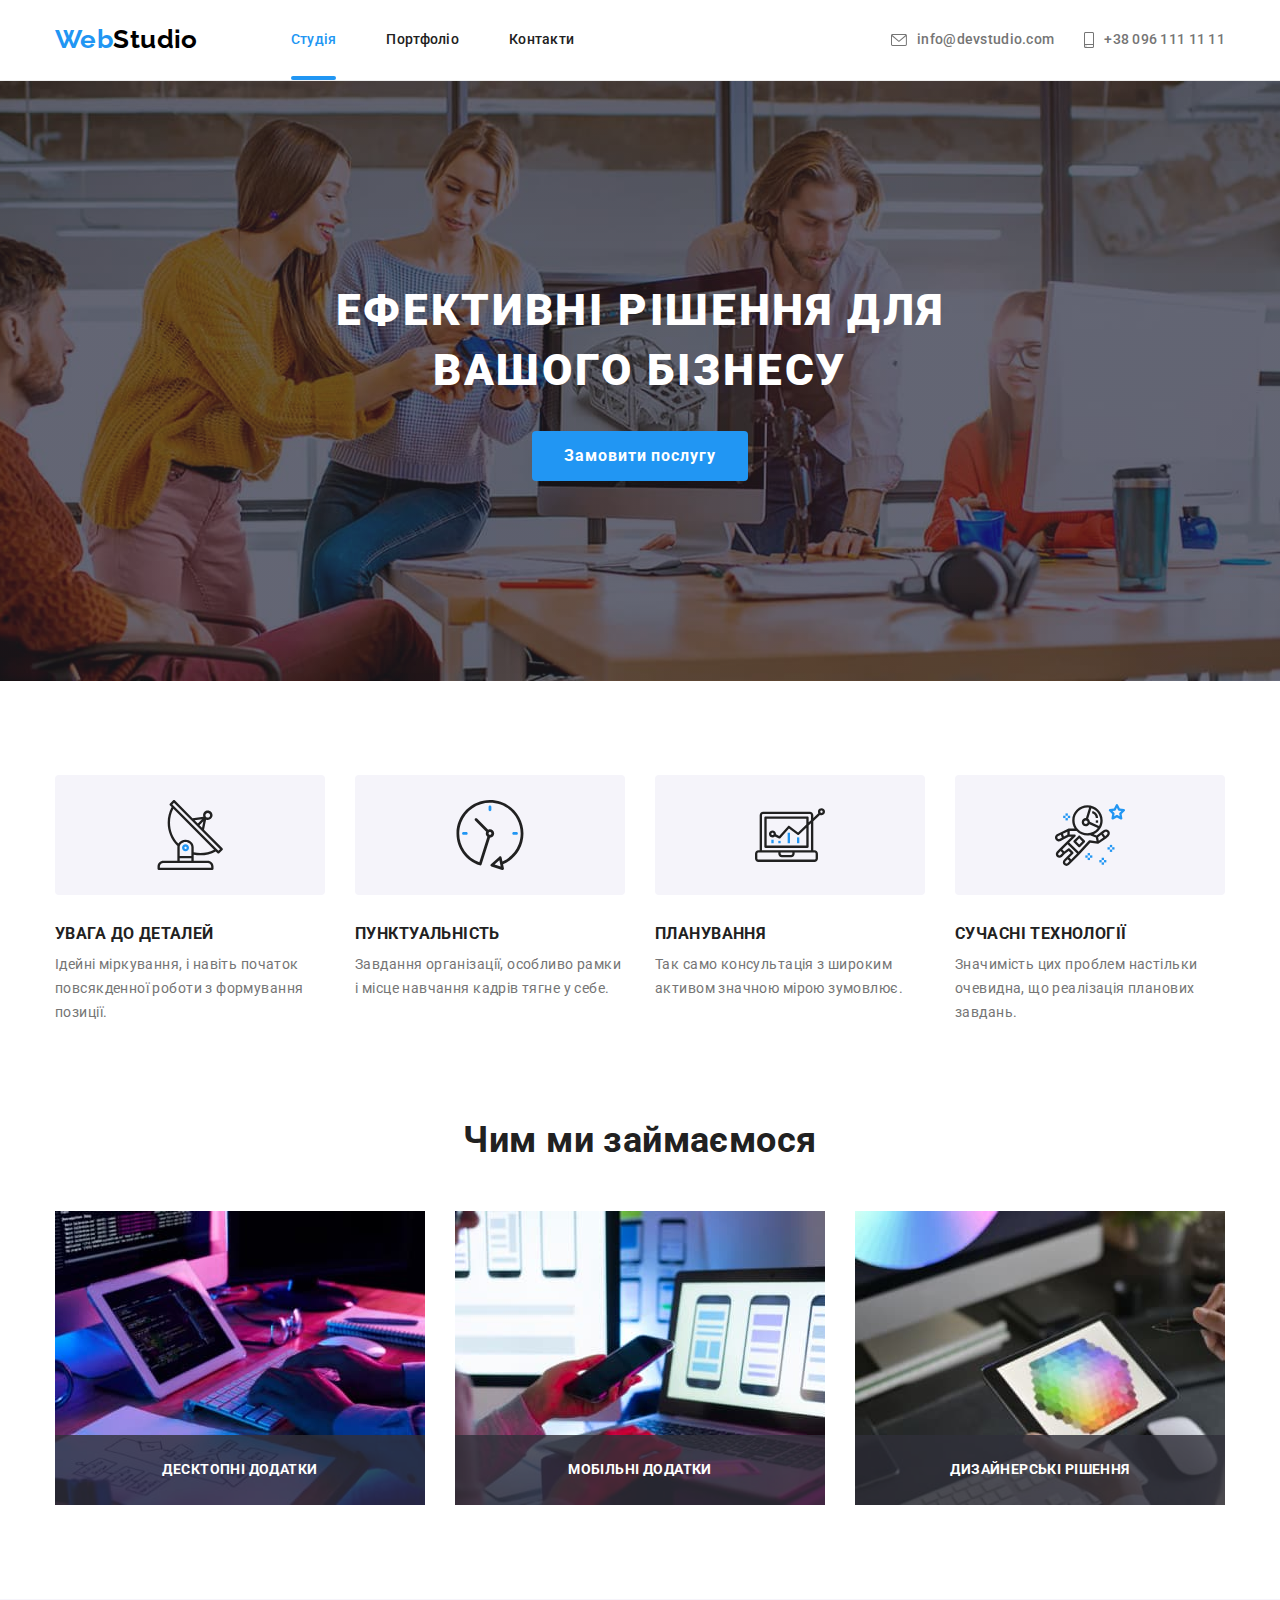
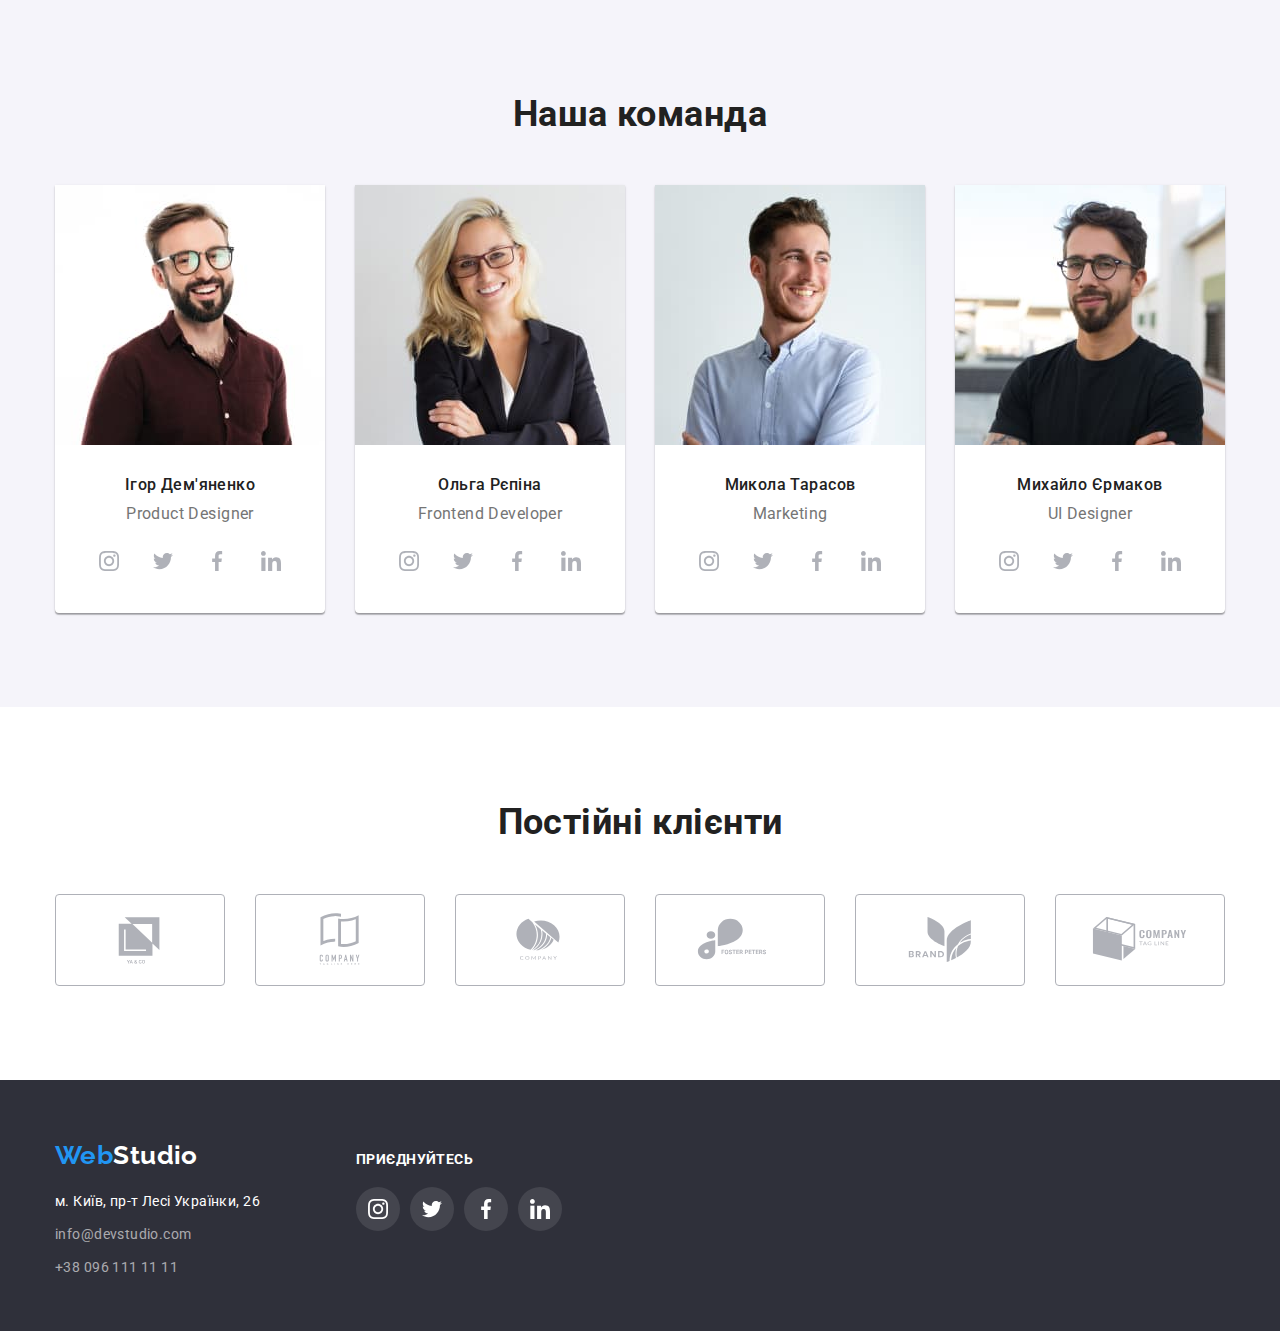
<file: index.html>
<!DOCTYPE html>

<html lang="uk">

<head>
  <meta charset="UTF-8" />
  <meta http-equiv="X-UA-Compatible" content="IE=edge" />
  <meta name="viewport" content="width=device-width, initial-scale=1.0" />
  <title>HW-02-html-css</title>
  <link href="https://fonts.googleapis.com/css2?family=Raleway:wght@700&family=Roboto:wght@400;500;700;900&display=swap"
    rel="stylesheet" />
  <link rel="stylesheet" href="https://cdn.jsdelivr.net/npm/modern-normalize@1.1.0/modern-normalize.min.css">
  <link rel="stylesheet" href="./css/styles.css" />
</head>

<body>
  <!-- header -->

  <header class="header">
    <div class="container header-container">
      <nav class="header-nav">
        <a class="logo-header link" href="./index.html" lang="en">Web<span class="logo-black">Studio</span></a>
        <ul class="nav-menu list">
          <li class="nav-item">
            <a class="nav-link link current" href="./index.html">Студія</a>
          </li>
          <li class="nav-item">
            <a class="nav-link link" href="./portfolio.html">Портфоліо</a>
          </li>
          <li class="nav-item">
            <a class="nav-link link" href="#">Контакти</a>
          </li>
        </ul>
      </nav>
      <ul class="header-menu list">
        <li class="header-contacts">
          <a class="header-mail link" lang="en" href="mailto:info@devstudio.com">
            <svg class="header-mail-icon" lang="en" aria-label="envelope icon">
              <use href="./images/sprite.svg#icon-envelope"></use>
            </svg>info@devstudio.com
          </a>
        </li>
        <li class="header-contacts">
          <a class="header-phone link" href="tel:+380961111111">
            <svg class="header-phone-icon" lang="en" aria-label="smartphone icon">
              <use href="./images/sprite.svg#icon-smartphone"></use>
            </svg>+38 096 111 11 11
          </a>
        </li>
      </ul>
    </div>
  </header>

  <main class="main">
    <!-- section 1 -->

    <section class="section-background">
      <div class="container">
        <h1 class="title-big">Ефективні рішення для вашого бізнесу</h1>
        <button class="modal-btn" type="button" data-modal-open>Замовити послугу</button>
      </div>
    </section>

    <!-- section 2 -->
    <section class="section-abilities section">
      <div class="container">
        <h2 class="visually-hidden">Наші супер здібності</h2>
        <ul class="abilities-menu list">
          <li class="abilities-item">
            <div class="abilities-wrapper">
              <svg class="abilities-icon" lang="en" aria-label="antenna icon">
                <use href="./images/sprite.svg#icon-antenna"></use>
              </svg>
            </div>
            <h3 class="title-small">Увага до деталей</h3>
            <p class="abilities-text">
              Ідейні міркування, i навіть початок повсякденної роботи з
              формування позиції.
            </p>
          </li>
          <li class="abilities-item">
            <div class="abilities-wrapper">
              <svg class="abilities-icon" lang="en" aria-label="clock icon">
                <use href="./images/sprite.svg#icon-clock"></use>
              </svg>
            </div>
            <h3 class="title-small">Пунктуальність</h3>
            <p class="abilities-text">
              Завдання організації, особливо рамки i місце навчання кадрів тягне
              у себе.
            </p>
          </li>
          <li class="abilities-item">
            <div class="abilities-wrapper">
              <svg class="abilities-icon" lang="en" aria-label="diagram icon">
                <use href="./images/sprite.svg#icon-diagram"></use>
              </svg>
            </div>
            <h3 class="title-small">Планування</h3>
            <p class="abilities-text">
              Так само консультація з широким активом значною мірою зумовлює.
            </p>
          </li>
          <li class="abilities-item">
            <div class="abilities-wrapper">
              <svg class="abilities-icon" lang="en" aria-label="astronaut icon">
                <use href="./images/sprite.svg#icon-astronaut"></use>
              </svg>
            </div>
            <h3 class="title-small">Сучасні технології</h3>
            <p class="abilities-text">
              Значимість цих проблем настільки очевидна, що реалізація планових
              завдань.
            </p>
          </li>
        </ul>
      </div>
    </section>

    <!-- section 3 -->

    <section class="section-work">
      <div class="container">
        <h2 class="title-medium">Чим ми займаємося</h2>
        <ul class="work-menu list">
          <li class="work-item">
            <img src="./images/section3/box1.jpg" alt="Людина, дивлячись на монітор i планшет друкує на клавіатурі"
              width="370" height="294" />
            <div class="work-wrapper">
              <p class="work-services">Десктопні додатки</p>
            </div>
          </li>
          <li class="work-item">
            <img src="./images/section3/box2.jpg" alt="Людина з телефоном у лівій руці працює за ноутбуком" width="370"
              height="294" />
            <div class="work-wrapper">
              <p class="work-services">Мобільні додатки</p>
            </div>
          </li>
          <li class="work-item">
            <img src="./images/section3/box3.jpg" alt="Людина пише стілусом у планшеті" width="370" height="294" />
            <div class="work-wrapper">
              <p class="work-services">Дизайнерські рішення</p>
            </div>
          </li>
        </ul>
      </div>
    </section>

    <!-- section 4 -->
    <section class="section-team section">
      <div class="container">
        <h2 class="title-medium">Наша команда</h2>
        <ul class="team-menu list">
          <li class="team-item">
            <img src="./images/section4/img1.jpg" alt="Чоловік у коричневій сорочці та окулярах посміхається"
              width="270" height="260" />
            <div class="team-leaders">
              <h3 class="title-small-thin">Ігор Дем'яненко</h3>
              <p class="team-position" lang="en">Product Designer</p>
              <ul class="social-list list">
                <li class="social-list-item">
                  <a class="social-list-link" href="#">
                    <svg class="social-list-icon" lang="en" aria-label="instagram icon">
                      <use href="./images/sprite.svg#icon-instagram"></use>
                    </svg>
                  </a>
                </li>
                <li class="social-list-item">
                  <a class="social-list-link" href="#">
                    <svg class="social-list-icon" lang="en" aria-label="twitter icon">
                      <use href="./images/sprite.svg#icon-twitter"></use>
                    </svg>
                  </a>
                </li>
                <li class="social-list-item">
                  <a class="social-list-link" href="#">
                    <svg class="social-list-icon" lang="en" aria-label="facebook icon">
                      <use href="./images/sprite.svg#icon-facebook"></use>
                    </svg>
                  </a>
                </li>
                <li class="social-list-item">
                  <a class="social-list-link" href="#">
                    <svg class="social-list-icon" lang="en" aria-label="linkedin icon">
                      <use href="./images/sprite.svg#icon-linkedin"></use>
                    </svg>
                  </a>
                </li>
              </ul>
            </div>
          </li>
          <li class="team-item">
            <img src="./images/section4/img2.jpg" alt="Жінка в чорному жакеті i в окулярах посміхається" width="270"
              height="260" />
            <div class="team-leaders">
              <h3 class="title-small-thin">Ольга Рєпіна</h3>
              <p class="team-position" lang="en">Frontend Developer</p>
              <ul class="social-list list">
                <li class="social-list-item">
                  <a class="social-list-link" href="#">
                    <svg class="social-list-icon" lang="en" aria-label="instagram icon">
                      <use href="./images/sprite.svg#icon-instagram"></use>
                    </svg>
                  </a>
                </li>
                <li class="social-list-item">
                  <a class="social-list-link" href="#">
                    <svg class="social-list-icon" lang="en" aria-label="twitter icon">
                      <use href="./images/sprite.svg#icon-twitter"></use>
                    </svg>
                  </a>
                </li>
                <li class="social-list-item">
                  <a class="social-list-link" href="#">
                    <svg class="social-list-icon" lang="en" aria-label="facebook icon">
                      <use href="./images/sprite.svg#icon-facebook"></use>
                    </svg>
                  </a>
                </li>
                <li class="social-list-item">
                  <a class="social-list-link" href="#">
                    <svg class="social-list-icon" lang="en" aria-label="linkedin icon">
                      <use href="./images/sprite.svg#icon-linkedin"></use>
                    </svg>
                  </a>
                </li>
              </ul>
            </div>
          </li>
          <li class="team-item">
            <img src="./images/section4/img3.jpg" alt="Чоловік у блакитній сорочці посміхається" width="270"
              height="260" />
            <div class="team-leaders">
              <h3 class="title-small-thin">Микола Тарасов</h3>
              <p class="team-position" lang="en">Marketing</p>
              <ul class="social-list list">
                <li class="social-list-item">
                  <a class="social-list-link" href="#">
                    <svg class="social-list-icon" lang="en" aria-label="instagram icon">
                      <use href="./images/sprite.svg#icon-instagram"></use>
                    </svg>
                  </a>
                </li>
                <li class="social-list-item">
                  <a class="social-list-link" href="#">
                    <svg class="social-list-icon" lang="en" aria-label="twitter icon">
                      <use href="./images/sprite.svg#icon-twitter"></use>
                    </svg>
                  </a>
                </li>
                <li class="social-list-item">
                  <a class="social-list-link" href="#">
                    <svg class="social-list-icon" lang="en" aria-label="facebook icon">
                      <use href="./images/sprite.svg#icon-facebook"></use>
                    </svg>
                  </a>
                </li>
                <li class="social-list-item">
                  <a class="social-list-link" href="#">
                    <svg class="social-list-icon" lang="en" aria-label="linkedin icon">
                      <use href="./images/sprite.svg#icon-linkedin"></use>
                    </svg>
                  </a>
                </li>
              </ul>
            </div>
          </li>
          <li class="team-item">
            <img src="./images/section4/img4.jpg" alt="Чоловік у чорній футболці та окулярах" width="270"
              height="260" />
            <div class="team-leaders">
              <h3 class="title-small-thin">Михайло Єрмаков</h3>
              <p class="team-position" lang="en">UI Designer</p>
              <ul class="social-list list">
                <li class="social-list-item">
                  <a class="social-list-link" href="#">
                    <svg class="social-list-icon" lang="en" aria-label="instagram icon">
                      <use href="./images/sprite.svg#icon-instagram"></use>
                    </svg>
                  </a>
                </li>
                <li class="social-list-item">
                  <a class="social-list-link" href="#">
                    <svg class="social-list-icon" lang="en" aria-label="twitter icon">
                      <use href="./images/sprite.svg#icon-twitter"></use>
                    </svg>
                  </a>
                </li>
                <li class="social-list-item">
                  <a class="social-list-link" href="#">
                    <svg class="social-list-icon" lang="en" aria-label="facebook icon">
                      <use href="./images/sprite.svg#icon-facebook"></use>
                    </svg>
                  </a>
                </li>
                <li class="social-list-item">
                  <a class="social-list-link" href="#">
                    <svg class="social-list-icon" lang="en" aria-label="linkedin icon">
                      <use href="./images/sprite.svg#icon-linkedin"></use>
                    </svg>
                  </a>
                </li>
              </ul>
            </div>
          </li>
        </ul>
      </div>
    </section>

    <!-- section 5 -->

    <section class="section-clients section">
      <div class="container">
        <h2 class="title-medium">Постійні клієнти</h2>
        <ul class="clients-menu list">
          <li class="clients-item">
            <a class="clients-link" href="#">
              <svg class="clients-logo" lang="en" aria-label="YA & CO icon-logo">
                <use href="./images/sprite.svg#icon-LogoYA and CO"></use>
              </svg>
            </a>
          </li>
          <li class="clients-item">
            <a class="clients-link" href="#">
              <svg class="clients-logo" lang="en" aria-label="COMPANY-TAGLINE-HERE icon-logo">
                <use href="./images/sprite.svg#icon-LogoCOMPANY-TAGLINE-HERE"></use>
              </svg>
            </a>
          </li>
          <li class="clients-item">
            <a class="clients-link" href="#" lang="en" aria-label="COMPANY icon-logo">
              <svg class="clients-logo">
                <use href="./images/sprite.svg#icon-LogoCOMPANY"></use>
              </svg>
            </a>
          </li>
          <li class="clients-item">
            <a class="clients-link" href="#" lang="en" aria-label="FOSTER-PETERS icon-logo">
              <svg class="clients-logo">
                <use href="./images/sprite.svg#icon-LogoFOSTER-PETERS"></use>
              </svg>
            </a>
          </li>
          <li class="clients-item">
            <a class="clients-link" href="#" lang="en" aria-label="BRAND icon-logo">
              <svg class="clients-logo">
                <use href="./images/sprite.svg#icon-LogoBRAND"></use>
              </svg>
            </a>
          </li>
          <li class="clients-item">
            <a class="clients-link" href="#" lang="en" aria-label="COMPANY-TAG-LINE icon-logo">
              <svg class="clients-logo">
                <use href="./images/sprite.svg#icon-LogoCOMPANY-TAG-LINE"></use>
              </svg>
            </a>
          </li>
        </ul>
      </div>
    </section>

  </main>

  <!-- footer -->

  <footer class="footer">
    <div class="container wrapper">
      <div class="footer-logo-address">
        <a class="logo-footer link" href="./index.html" lang="en">Web<span class="logo-white">Studio</span></a>
        <address class="footer-address">
          <ul class="footer-menu list">
            <li class="footer-contacts">
              <a class="footer-geolocation link" href="https://goo.gl/maps/CPtrU1FHBa2aNyZL9" target="_blank"
                rel="noopener noreferrer nofollow">м. Київ, пр-т Лесі Українки, 26</a>
            </li>
            <li class="footer-contacts">
              <a class="footer-mail link" href="maito:info@devstudio.com" lang="en">info@devstudio.com</a>
            </li>
            <li class="footer-contacts">
              <a class="footer-phone link" href="tel:+380961111111">+38 096 111 11 11</a>
            </li>
          </ul>
        </address>
      </div>
      <div class="footer-wrapper-social">
        <p class="footer-title">Приєднуйтесь</p>
        <ul class="footer-social-list list">
          <li class="footer-social-item">
            <a class="footer-social-link" href="#">
              <svg class="footer-social-icon">
                <use href="./images/sprite.svg#icon-instagram"></use>
              </svg>
            </a>
          </li>
          <li class="footer-social-item">
            <a class="footer-social-link" href="#">
              <svg class="footer-social-icon">
                <use href="./images/sprite.svg#icon-twitter"></use>
              </svg>
            </a>
          </li>
          <li class="footer-social-item">
            <a class="footer-social-link" href="#">
              <svg class="footer-social-icon">
                <use href="./images/sprite.svg#icon-facebook"></use>
              </svg>
            </a>
          </li>
          <li class="footer-social-item">
            <a class="footer-social-link" href="#">
              <svg class="footer-social-icon">
                <use href="./images/sprite.svg#icon-linkedin"></use>
              </svg>
            </a>
          </li>
        </ul>
      </div>
    </div>

  </footer>

  <!-- backdrop -->

  <div class="backdrop is-hidden" data-modal>
    <div class="modal">
      <button class="modal-close-btn" type="button" data-modal-close>
        <svg class="modal-close-icon">
          <use href="./images/sprite.svg#icon-close"></use>
        </svg>
      </button>
    </div>
  </div>
  <script src="./js/modal.js"></script>
</body>

</html>
</file>
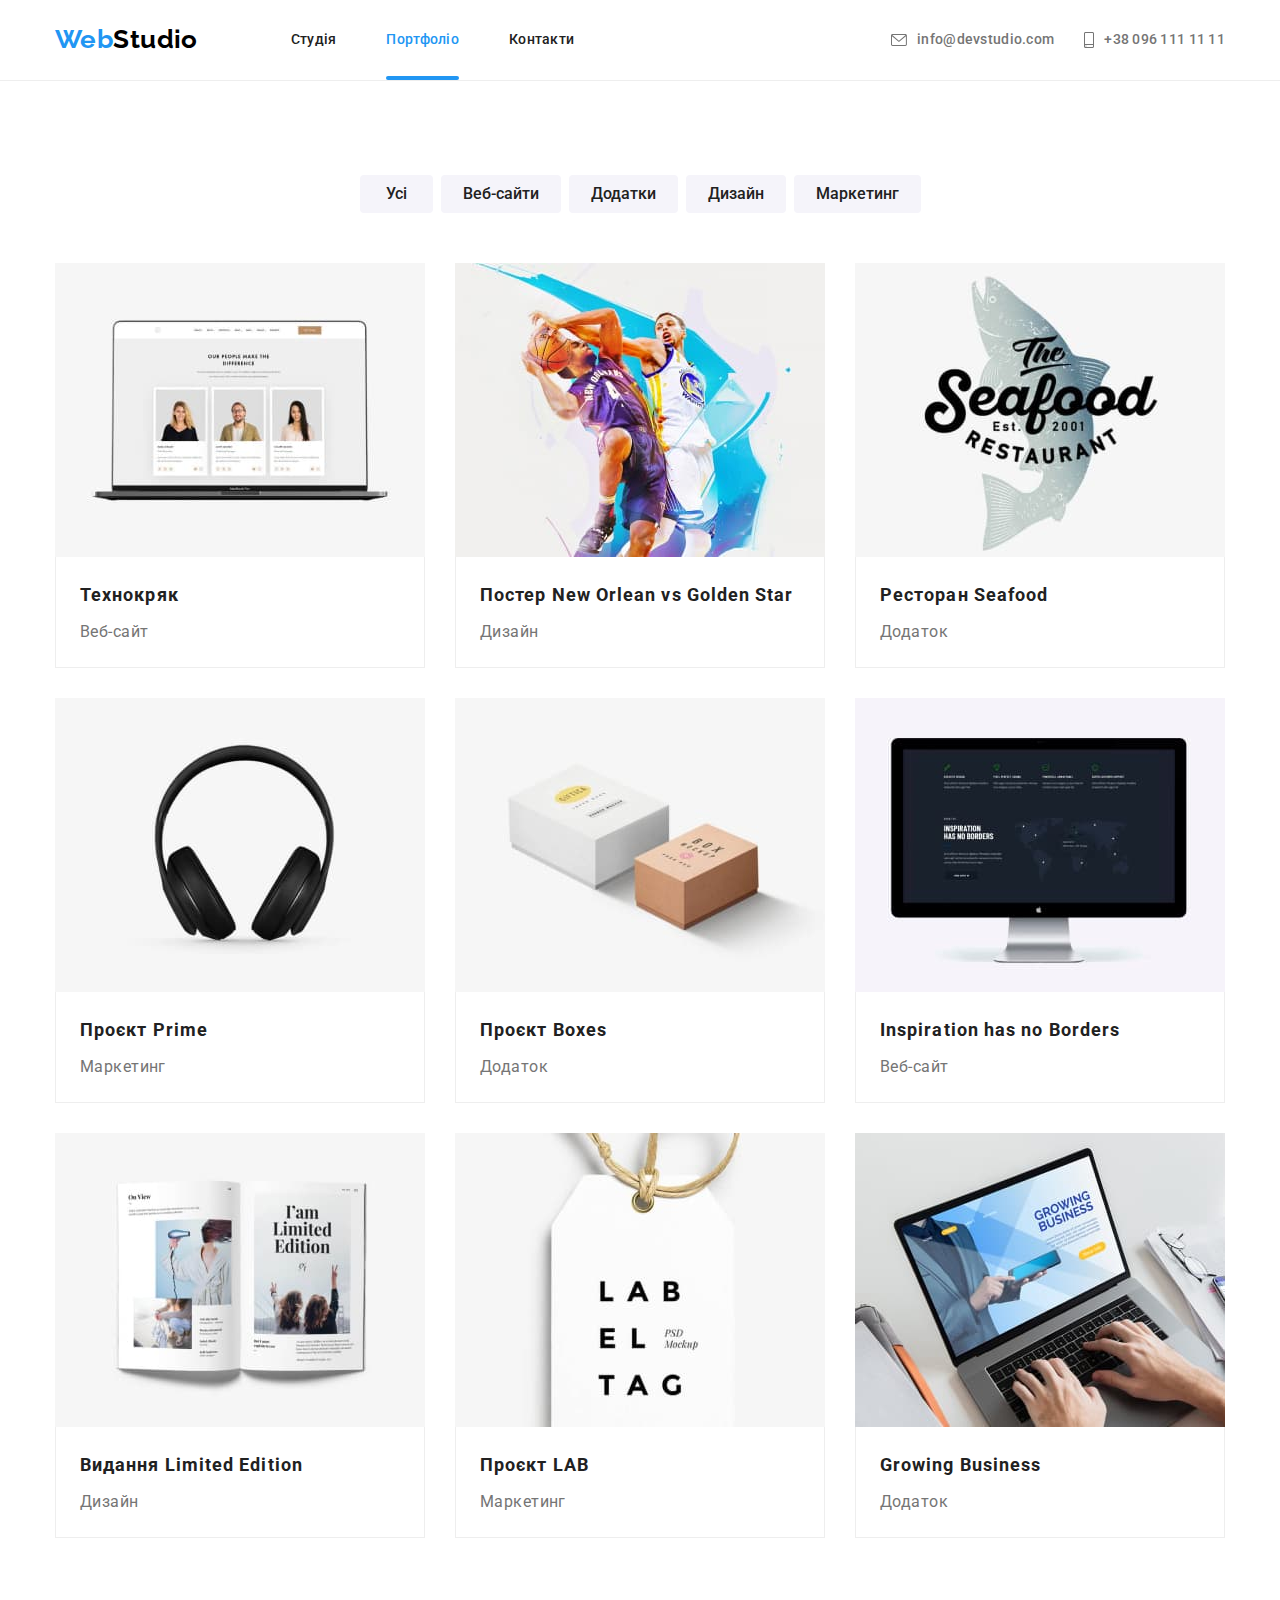
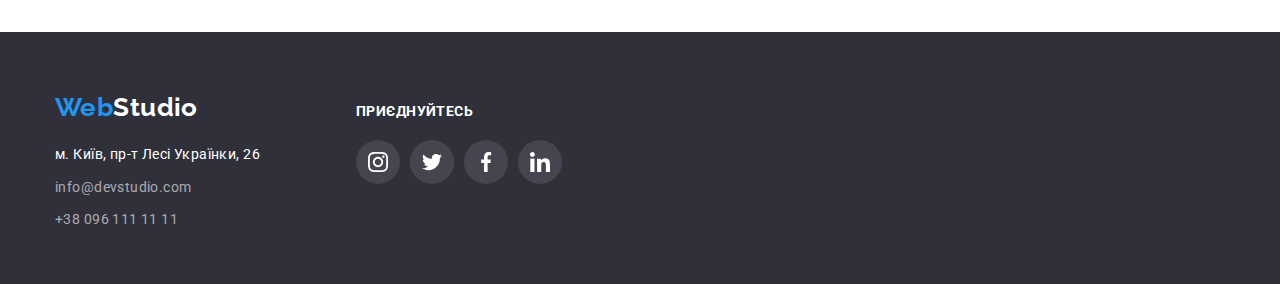
<file: portfolio.html>
<!DOCTYPE html>

<html lang="uk">

<head>
  <meta charset="UTF-8" />
  <meta http-equiv="X-UA-Compatible" content="IE=edge" />
  <meta name="viewport" content="width=device-width, initial-scale=1.0" />
  <title>HW-02-html-css</title>
  <link href="https://fonts.googleapis.com/css2?family=Raleway:wght@700&family=Roboto:wght@400;500;700;900&display=swap"
    rel="stylesheet" />
  <link rel="stylesheet" href="https://cdn.jsdelivr.net/npm/modern-normalize@1.1.0/modern-normalize.min.css">
  <link rel="stylesheet" href="./css/styles.css" />
</head>

<body>
  <!-- header -->

  <header class="header">
    <div class="container header-container">
      <nav class="header-nav">
        <a class="logo-header link" href="./index.html" lang="en">Web<span class="logo-black">Studio</span></a>
        <ul class="nav-menu list">
          <li class="nav-item">
            <a class="nav-link link" href="./index.html">Студія</a>
          </li>
          <li class="nav-item">
            <a class="nav-link link current" href="./portfolio.html">Портфоліо</a>
          </li>
          <li class="nav-item">
            <a class="nav-link link" href="#">Контакти</a>
          </li>
        </ul>
      </nav>
      <ul class="header-menu list">
        <li class="header-contacts">
          <a class="header-mail link" lang="en" href="mailto:info@devstudio.com">
            <svg class="header-mail-icon" lang="en" aria-label="envelope icon">
              <use href="./images/sprite.svg#icon-envelope"></use>
            </svg>info@devstudio.com
          </a>
        </li>
        <li class="header-contacts">
          <a class="header-phone link" href="tel:+380961111111">
            <svg class="header-phone-icon" lang="en" aria-label="smartphone icon">
              <use href="./images/sprite.svg#icon-smartphone"></use>
            </svg>+38 096 111 11 11
          </a>
        </li>
      </ul>
    </div>
  </header>

  <!-- main -->

  <main class="main">
    <!-- section 6 -->
    <!-- buttons -->

    <section class="section-portfolio section">
      <div class="container">
        <h1 class="visually-hidden">Фотоколаж</h1>
        <ul class="portfolio-menu list">
          <li class="portfolio-buttons">
            <button class="portfolio-btn" type="button">Усі</button>
          </li>
          <li class="portfolio-buttons">
            <button class="portfolio-btn" type="button">Веб-сайти</button>
          </li>
          <li class="portfolio-buttons">
            <button class="portfolio-btn" type="button">Додатки</button>
          </li>
          <li class="portfolio-buttons">
            <button class="portfolio-btn" type="button">Дизайн</button>
          </li>
          <li class="portfolio-buttons">
            <button class="portfolio-btn" type="button">Маркетинг</button>
          </li>
        </ul>

        <!-- portfolio -->

        <ul class="portfolio-images list">
          <li class="portfolio-image">
            <a class="portfolio-card link" href="#">
              <div class="portfolio-card-img-wrapper">
                <img src="./images/portfolio/img1.jpg" alt="На моніторі ноутбука фото співробітників компанії"
                  width="370" height="294" />
                <p class="overlay">Ресурс пропонує комплексні пропозиції з різним рівнем функціоналу та сервісів.
                  Все це дозволить відвідувачу отримати
                  вичерпні відомості про компанію чи приватну особу.</p>
              </div>
              <div class="portfolio-info">
                <h2 class="title-medium-portfolio">Технокряк</h2>
                <p class="portfolio-text">Веб-сайт</p>
              </div>
            </a>
          </li>
          <li class="portfolio-image">
            <a class="portfolio-card link" href="#">
              <div class="portfolio-card-img-wrapper">
                <img src="./images/portfolio/img2.jpg" alt="Два баскетболісти у стрибку" width="370" height="294" />
                <p class="overlay">Ресурс пропонує комплексні пропозиції з різним рівнем функціоналу та сервісів.
                  Все це дозволить відвідувачу отримати
                  вичерпні відомості про компанію чи приватну особу.</p>
              </div>
              <div class="portfolio-info">
                <h2 class="title-medium-portfolio">Постер New Orlean vs Golden Star</h2>
                <p class="portfolio-text">Дизайн</p>
              </div>
            </a>
          </li>
          <li class="portfolio-image">
            <a class="portfolio-card link" href="#">
              <div class="portfolio-card-img-wrapper">
                <img src="./images/portfolio/img3.jpg" alt="Логотип ресторану" width="370" height="294" />
                <p class="overlay">Ресурс пропонує комплексні пропозиції з різним рівнем функціоналу та сервісів.
                  Все це дозволить відвідувачу отримати
                  вичерпні відомості про компанію чи приватну особу.</p>
              </div>
              <div class="portfolio-info">
                <h2 class="title-medium-portfolio">Ресторан Seafood</h2>
                <p class="portfolio-text">Додаток</p>
              </div>
            </a>
          </li>
          <li class="portfolio-image">
            <a class="portfolio-card link" href="#">
              <div class="portfolio-card-img-wrapper">
                <img src="./images/portfolio/img4.jpg" alt="Повнорозмірні навушники" width="370" height="294" />
                <p class="overlay">Ресурс пропонує комплексні пропозиції з різним рівнем функціоналу та сервісів.
                  Все це дозволить відвідувачу отримати
                  вичерпні відомості про компанію чи приватну особу.</p>
              </div>
              <div class="portfolio-info">
                <h2 class="title-medium-portfolio">Проєкт Prime</h2>
                <p class="portfolio-text">Маркетинг</p>
              </div>
            </a>
          </li>
          <li class="portfolio-image">
            <a class="portfolio-card link" href="#">
              <div class="portfolio-card-img-wrapper">
                <img src="./images/portfolio/img5.jpg" alt="Велика біла та маленька коричнева коробки" width="370"
                  height="294" />
                <p class="overlay">Ресурс пропонує комплексні пропозиції з різним рівнем функціоналу та сервісів.
                  Все це дозволить відвідувачу отримати
                  вичерпні відомості про компанію чи приватну особу.</p>
              </div>
              <div class="portfolio-info">
                <h2 class="title-medium-portfolio">Проєкт Boxes</h2>
                <p class="portfolio-text">Додаток</p>
              </div>
            </a>
          </li>
          <li class="portfolio-image">
            <a class="portfolio-card link" href="#">
              <div class="portfolio-card-img-wrapper">
                <img src="./images/portfolio/img6.jpg" alt="На моніторі комп'ютера карта світу" width="370"
                  height="294" />
                <p class="overlay">Ресурс пропонує комплексні пропозиції з різним рівнем функціоналу та сервісів.
                  Все це дозволить відвідувачу отримати
                  вичерпні відомості про компанію чи приватну особу.</p>
              </div>
              <div class="portfolio-info">
                <h2 class="title-medium-portfolio">Inspiration has no Borders</h2>
                <p class="portfolio-text">Веб-сайт</p>
              </div>
            </a>
          </li>
          <li class="portfolio-image">
            <a class="portfolio-card link" href="#">
              <div class="portfolio-card-img-wrapper">
                <img src="./images/portfolio/img7.jpg" alt="Відкритий журнал із фотографіями" width="370"
                  height="294" />
                <p class="overlay">Ресурс пропонує комплексні пропозиції з різним рівнем функціоналу та сервісів.
                  Все це дозволить відвідувачу отримати
                  вичерпні відомості про компанію чи приватну особу.</p>
              </div>
              <div class="portfolio-info">
                <h2 class="title-medium-portfolio">Видання Limited Edition</h2>
                <p class="portfolio-text">Дизайн</p>
              </div>
            </a>
          </li>
          <li class="portfolio-image">
            <a class="portfolio-card link" href="#">
              <div class="portfolio-card-img-wrapper">
                <img src="./images/portfolio/img8.jpg" alt="Біла бирка з написом LAB EL TAG" width="370" height="294" />
                <p class="overlay">Ресурс пропонує комплексні пропозиції з різним рівнем функціоналу та сервісів.
                  Все це дозволить відвідувачу отримати
                  вичерпні відомості про компанію чи приватну особу.</p>
              </div>
              <div class="portfolio-info">
                <h2 class="title-medium-portfolio">Проєкт LAB</h2>
                <p class="portfolio-text">Маркетинг</p>
              </div>
            </a>
          </li>
          <li class="portfolio-image">
            <a class="portfolio-card link" href="#">
              <div class="portfolio-card-img-wrapper">
                <img src="./images/portfolio/img9.jpg" alt="Чоловік друкує у ноутбуці" width="370" height="294" />
                <p class="overlay">Ресурс пропонує комплексні пропозиції з різним рівнем функціоналу та сервісів.
                  Все це дозволить відвідувачу отримати
                  вичерпні відомості про компанію чи приватну особу.</p>
              </div>
              <div class="portfolio-info">
                <h2 class="title-medium-portfolio">Growing Business</h2>
                <p class="portfolio-text">Додаток</p>
              </div>
            </a>
          </li>
        </ul>
      </div>
    </section>
  </main>

  <!-- footer -->

  <footer class="footer">
    <div class="container wrapper">
      <div class="footer-logo-address">
        <a class="logo-footer link" href="./index.html" lang="en">Web<span class="logo-white">Studio</span></a>
        <address class="footer-address">
          <ul class="footer-menu list">
            <li class="footer-contacts">
              <a class="footer-geolocation link" href="https://goo.gl/maps/CPtrU1FHBa2aNyZL9" target="_blank"
                rel="noopener noreferrer nofollow">м. Київ, пр-т Лесі Українки, 26</a>
            </li>
            <li class="footer-contacts">
              <a class="footer-mail link" href="maito:info@devstudio.com" lang="en">info@devstudio.com</a>
            </li>
            <li class="footer-contacts">
              <a class="footer-phone link" href="tel:+380961111111">+38 096 111 11 11</a>
            </li>
          </ul>
        </address>
      </div>
      <div class="footer-wrapper-social">
        <p class="footer-title">Приєднуйтесь</p>
        <ul class="footer-social-list list">
          <li class="footer-social-item">
            <a href="#" class="footer-social-link">
              <svg class="footer-social-icon">
                <use href="./images/sprite.svg#icon-instagram"></use>
              </svg>
            </a>
          </li>
          <li class="footer-social-item">
            <a href="#" class="footer-social-link">
              <svg class="footer-social-icon">
                <use href="./images/sprite.svg#icon-twitter"></use>
              </svg>
            </a>
          </li>
          <li class="footer-social-item">
            <a href="#" class="footer-social-link">
              <svg class="footer-social-icon">
                <use href="./images/sprite.svg#icon-facebook"></use>
              </svg>
            </a>
          </li>
          <li class="footer-social-item">
            <a href="#" class="footer-social-link">
              <svg class="footer-social-icon">
                <use href="./images/sprite.svg#icon-linkedin"></use>
              </svg>
            </a>
          </li>
        </ul>
      </div>
    </div>

  </footer>
</body>

</html>
</file>
<file: css/styles.css>
:root {
    --primary-font: 'Roboto', sans-serif;
    --secondary-font: 'Raleway', sans-serif;
    --primary-background-color: #FFFFFF;
    --secondary-background-color: #2F303A;
    --tertiary-background-color: #F5F4FA;
    --btn-background-color: #188CE8;
    --primary-text-color-theme-dark: #757575;
    --secondary-text-color-theme-dark: #212121;
    --primary-text-color-theme-light: #FFFFFF;
    --secondary-text-color-theme-light: rgba(255, 255, 255, 0.6);
    --logo-color-black: #000000;
    --logo-color-white: #FFFFFF;
    --accent-color: #2196F3;
    --border-color: #EEEEEE;
    --background-color-section1: #C4C4C4;
    --primary-fill-social-links: #AFB1B8;
    --secondary-fill-social-links: #FFFFFF;
    --background-color-social-links: #FFFFFF;
    --primary-fill-clients-icon: #AFB1B8;
    --footer-fill-social-links: #FFFFFF;
    --transition-dur-and-func: 250ms cubic-bezier(0.4, 0, 0.2, 1);
    --background-color-work-wrapper: rgba(47, 48, 58, 0.8);
    --background-color-overlay: rgba(33, 150, 243, 0.9);
    --background-color-backdrop: rgba(0, 0, 0, 0.2);
}

h1,
h2,
h3,
h4,
p {
    margin-top: 0;
    margin-bottom: 0;
}

ul,
ol {
    margin-top: 0;
    margin-bottom: 0;
    padding-left: 0;
}

.link {
    text-decoration: none;
}

.list {
    list-style: none;
}

img {
    display: block;
}

button {
    cursor: pointer;
}

body {
    background-color: var(--primary-background-color);
    color: var(--primary-text-color-theme-dark);
    font-family: var(--primary-font);
    font-size: 14px;
    letter-spacing: 0.03em;
}

.section {
    padding-top: 94px;
    padding-bottom: 94px;
}

.container {
    width: 1200px;
    padding-left: 15px;
    padding-right: 15px;
    margin-left: auto;
    margin-right: auto;
}

.wrapper {
    display: flex;
    align-items: baseline;
}

/*-- header --*/
.header {
    border-bottom: 1px solid var(--border-color);
}

.header-container {
    display: flex;
    align-items: center;
}

.header-nav {
    display: flex;
    align-items: center;
}

.nav-menu {
    display: flex;
    column-gap: 50px;
}

.logo-header {
    font-family: var(--secondary-font);
    font-weight: 700;
    font-size: 26px;
    line-height: 1.19;
    color: var(--accent-color);
    margin-right: 93px;
    padding-top: 24px;
    padding-bottom: 25px;
}

.logo-black {
    color: var(--logo-color-black);
}

.nav-link {
    position: relative;
    display: inline-block;
    font-weight: 500;
    line-height: 1.14;
    letter-spacing: 0.02em;
    color: var(--secondary-text-color-theme-dark);
    padding-top: 32px;
    padding-bottom: 32px;
    transition: color var(--transition-dur-and-func);
}

.current::after {
    position: absolute;
    left: 0;
    bottom: 0;
    display: block;
    content: "";
    width: 100%;
    height: 4px;
    background-color: var(--accent-color);
    border-radius: 2px;
}

.nav-link:hover,
.nav-link:focus,
.header-mail:hover,
.header-mail:focus,
.nav-link.current,
.header-phone:hover,
.header-phone:focus {
    color: var(--accent-color);
}

.header-menu {
    display: flex;
    margin-left: auto;
    column-gap: 30px;
}

.header-mail-icon {
    width: 16px;
    height: 12px;
    margin-right: 10px;
}

.header-phone-icon {
    width: 10px;
    height: 16px;
    margin-right: 10px;
}

.header-mail,
.header-phone {
    display: flex;
    align-items: center;
    font-weight: 500;
    line-height: 1.14;
    letter-spacing: 0.02em;
    color: var(--primary-text-color-theme-dark);
    fill: currentColor;
    padding-top: 32px;
    padding-bottom: 32px;
    transition: color var(--transition-dur-and-func);
}

/*-- main --*/
/*-- section 1 --*/

.section-background {
    background-color: var(--background-color-section1);
    padding-top: 200px;
    padding-bottom: 200px;
    background-image: linear-gradient(rgba(47, 48, 58, 0.4), rgba(47, 48, 58, 0.4)),
        url("../images/section1/bg.jpg");
    background-size: 1600px;
    background-repeat: no-repeat;
    background-position: center;

}

.title-big {
    font-weight: 900;
    font-size: 44px;
    line-height: 1.36;
    text-align: center;
    letter-spacing: 0.06em;
    text-transform: uppercase;
    color: var(--primary-text-color-theme-light);
    margin-left: auto;
    margin-right: auto;
    margin-bottom: 30px;
    width: 696px;
}

.modal-btn {
    font-weight: 700;
    font-size: 16px;
    line-height: 1.87;
    display: flex;
    align-items: center;
    text-align: center;
    justify-content: center;
    letter-spacing: 0.06em;
    color: var(--primary-text-color-theme-light);
    background-color: var(--accent-color);
    border-radius: 4px;
    border: none;
    width: 216px;
    height: 50px;
    margin-left: auto;
    margin-right: auto;
    transition: background-color var(--transition-dur-and-func),
        box-shadow var(--transition-dur-and-func);
}

.modal-btn:hover,
.modal-btn:focus {
    box-shadow: 0px 4px 4px rgba(0, 0, 0, 0.15);
    border-radius: 4px;
    background-color: var(--btn-background-color);
}

/*-- section 2 --*/

.visually-hidden {
    position: absolute;
    white-space: nowrap;
    width: 1px;
    height: 1px;
    overflow: hidden;
    border: 0;
    padding: 0;
    clip: rect(0 0 0 0);
    clip-path: inset(50%);
    margin: -1px;
}

.abilities-menu {
    display: flex;
    flex-wrap: wrap;
    gap: 30px;

}

.abilities-item {
    flex-basis: calc((100% - 90px) / 4);
}

.abilities-wrapper {
    display: flex;
    justify-content: center;
    align-items: center;
    width: 270px;
    height: 120px;
    background: var(--tertiary-background-color);
    border-radius: 4px;
    margin-bottom: 30px;
}

.abilities-icon {
    width: 70px;
    height: 70px;
}

.title-small {
    font-weight: 700;
    line-height: 1.14;
    text-transform: uppercase;
    color: var(--secondary-text-color-theme-dark);
    margin-bottom: 10px;
}

.abilities-text {
    line-height: 1.71;
    color: var(--primary-text-color-theme-dark);
}

/*-- section 3 --*/

.section-work {
    padding-bottom: 94px;
}

.title-medium {
    font-weight: 700;
    font-size: 36px;
    line-height: 1.17;
    text-align: center;
    color: var(--secondary-text-color-theme-dark);
    margin-bottom: 50px;
}

.work-menu {
    display: flex;
    flex-wrap: wrap;
    gap: 30px;
}

.work-item {
    position: relative;
    width: 370px;
    flex-basis: calc((100% - 60px) / 3);
}

.work-wrapper {
    position: absolute;
    bottom: 0;
    left: 0;
    display: flex;
    justify-content: center;
    align-items: center;
    width: 100%;
    height: 70px;
    background-color: var(--background-color-work-wrapper);
}

.work-services {
    font-weight: 700;
    font-size: 14px;
    line-height: 1.14;
    text-align: center;
    letter-spacing: 0.03em;
    text-transform: uppercase;
    color: var(--primary-text-color-theme-light);
}

/*-- section 4 --*/

.section-team {
    background-color: var(--tertiary-background-color);
    padding-top: 94px;
    padding-bottom: 94px;
}

.title-medium {
    margin-bottom: 50px;
}

.team-menu {
    display: flex;
    flex-wrap: wrap;
    gap: 30px;
}

.team-item {
    background-color: var(--primary-background-color);
    flex-basis: calc((100% - 90px) / 4);
    box-shadow: 0px 1px 3px rgba(0, 0, 0, 0.12), 0px 1px 1px rgba(0, 0, 0, 0.14), 0px 2px 1px rgba(0, 0, 0, 0.2);
    border-radius: 0px 0px 4px 4px;
}

.team-leaders {
    padding: 30px;
}

.title-small-thin {
    font-weight: 500;
    font-size: 16px;
    line-height: 1.19;
    text-align: center;
    color: var(--secondary-text-color-theme-dark);
    margin-bottom: 10px;
}

.team-position {
    font-size: 16px;
    line-height: 1.19;
    text-align: center;
    color: var(--primary-text-color-theme-dark);
    margin-bottom: 16px;
}

.social-list {
    display: flex;
    justify-content: center;
    column-gap: 10px;
}

.social-list-link {
    display: flex;
    align-items: center;
    justify-content: center;
    width: 44px;
    height: 44px;
    fill: var(--primary-fill-social-links);
    border-radius: 50%;
    background-color: var(--background-color-social-links);
    transition: background-color var(--transition-dur-and-func),
        fill var(--transition-dur-and-func);
}

.social-list-link:hover,
.social-list-link:focus {
    background-color: var(--accent-color);
    fill: var(--secondary-fill-social-links);
}

.social-list-icon {
    width: 20px;
    height: 20px;

}

/*-- section 5 --*/

.clients-menu {
    display: flex;
    justify-content: center;
    column-gap: 30px;
}

.clients-link {
    display: flex;
    justify-content: center;
    align-items: center;
    width: 170px;
    height: 92px;
    fill: var(--primary-fill-clients-icon);
    border: 1px solid var(--primary-fill-clients-icon);
    border-radius: 4px;
    transition: border-color var(--transition-dur-and-func),
        fill var(--transition-dur-and-func);
}

.clients-link:hover,
.clients-link:focus {
    border-color: var(--accent-color);
    fill: var(--accent-color);
}

.clients-logo {
    width: 106px;
    height: 60px;
}

/*-- section 6 --*/
/*-- buttons --*/

.portfolio-menu {
    display: flex;
    justify-content: center;
    gap: 8px;
    margin-bottom: 50px;
}

.portfolio-btn {
    font-weight: 500;
    font-size: 16px;
    line-height: 1.62;
    align-items: center;
    text-align: center;
    color: var(--secondary-text-color-theme-dark);
    background-color: var(--tertiary-background-color);
    border-radius: 4px;
    border: none;
    padding: 6px 22px;
    min-width: 73px;
    transition: color var(--transition-dur-and-func),
        background-color var(--transition-dur-and-func),
        box-shadow var(--transition-dur-and-func);
}

.portfolio-btn:hover,
.portfolio-btn:focus {
    background-color: var(--accent-color);
    color: var(--primary-text-color-theme-light);
    box-shadow: 0px 3px 1px rgba(0, 0, 0, 0.1),
        0px 1px 2px rgba(0, 0, 0, 0.08),
        0px 2px 2px rgba(0, 0, 0, 0.12);
    border-radius: 4px;
}

/*-- portfolio --*/

.portfolio-images {
    display: flex;
    flex-wrap: wrap;
    gap: 30px;
}

.portfolio-image {
    background-color: var(--primary-background-color);
}

.portfolio-card {
    display: block;
    transition: box-shadow var(--transition-dur-and-func);
}

.portfolio-card:hover,
.portfolio-card:focus {
    box-shadow: 0px 1px 1px rgba(0, 0, 0, 0.12),
        0px 4px 4px rgba(0, 0, 0, 0.06),
        1px 4px 6px rgba(0, 0, 0, 0.16);
}

.portfolio-card:hover .overlay,
.portfolio-card:focus .overlay {
    transform: translateY(0%);
}

.portfolio-card-img-wrapper {
    position: relative;
    overflow: hidden;
}

.overlay {
    position: absolute;
    top: 0;
    left: 0;
    width: 100%;
    height: 100%;
    font-size: 18px;
    line-height: 1.56;
    letter-spacing: 0.03em;
    overflow: auto;
    color: var(--primary-background-color);
    background-color: var(--background-color-overlay);
    padding: 63px 24px;
    transform: translateY(100%);
    transition: transform 250ms cubic-bezier(0.4, 0, 0.2, 1);
}


.portfolio-info {
    padding: 20px 24px;
    border-bottom: 1px solid var(--border-color);
    border-left: 1px solid var(--border-color);
    border-right: 1px solid var(--border-color);
}

.title-medium-portfolio {
    font-weight: 700;
    font-size: 18px;
    line-height: 2;
    letter-spacing: 0.06em;
    color: var(--secondary-text-color-theme-dark);
    margin-bottom: 4px;
}

.portfolio-text {
    font-size: 16px;
    line-height: 1.87;
    color: var(--primary-text-color-theme-dark);
}

/*-- footer --*/

.footer {
    background-color: var(--secondary-background-color);
    padding-top: 60px;
    padding-bottom: 60px;
}

.logo-footer {
    display: block;
    font-family: var(--secondary-font);
    font-weight: 700;
    font-size: 26px;
    line-height: 1.19;
    color: var(--accent-color);
    margin-bottom: 20px;
}

.logo-white {
    color: var(--logo-color-white);
}

.footer-address {
    font-style: normal;
    width: 231px;
    height: 81px;
    margin-right: 70px;
}

.footer-contacts:not(:last-child) {
    margin-bottom: 9px;
}

.footer-geolocation {
    line-height: 1.71;
    color: var(--primary-text-color-theme-light);
    transition: color var(--transition-dur-and-func);
}

.footer-mail,
.footer-phone {
    line-height: 1.71;
    color: var(--secondary-text-color-theme-light);
    transition: color var(--transition-dur-and-func);
}

.footer-geolocation:hover,
.footer-geolocation:focus,
.footer-mail:hover,
.footer-mail:focus,
.footer-phone:hover,
.footer-phone:focus {
    color: var(--accent-color);
}

.footer-wrapper-social {
    width: 206px;
}

.footer-title {
    font-weight: 700;
    font-size: 14px;
    line-height: 1.14;
    letter-spacing: 0.03em;
    text-transform: uppercase;
    color: var(--primary-text-color-theme-light);
    margin-bottom: 20px;

}

.footer-social-list {
    display: flex;
    column-gap: 10px;
}

.footer-social-link {
    display: flex;
    align-items: center;
    justify-content: center;
    width: 44px;
    height: 44px;
    border-radius: 50%;
    fill: var(--footer-fill-social-links);
    background-color: rgba(255, 255, 255, 0.1);
    transition: background-color var(--transition-dur-and-func);
}

.footer-social-icon {
    width: 20px;
    height: 20px;
}

.footer-social-link:hover,
.footer-social-link:focus {
    background-color: var(--accent-color);
}

/* -- backdrop --*/

.backdrop {
    position: fixed;
    top: 0;
    left: o;
    z-index: 100;
    width: 100%;
    height: 100%;
    background-color: var(--background-color-backdrop);
    transition: opacity var(--transition-dur-and-func),
        visibility var(--transition-dur-and-func);
}

.is-hidden {
    visibility: hidden;
    opacity: 0;
    pointer-events: none;
}

.modal {
    position: absolute;
    top: 50%;
    left: 50%;
    transform: translate(-50%, -50%);
    width: 528px;
    height: 581px;
    background-color: var(--primary-background-color);
}

.modal-close-btn {
    position: absolute;
    top: 8px;
    right: 8px;
    display: flex;
    justify-content: center;
    align-items: center;
    width: 30px;
    height: 30px;
    border-radius: 50%;
    background-color: var(--primary-background-color);
    border: 1px solid rgba(0, 0, 0, 0.1);
    padding: 0;
}

.modal-close-icon {
    width: 18px;
    height: 18px;
}
</file>
